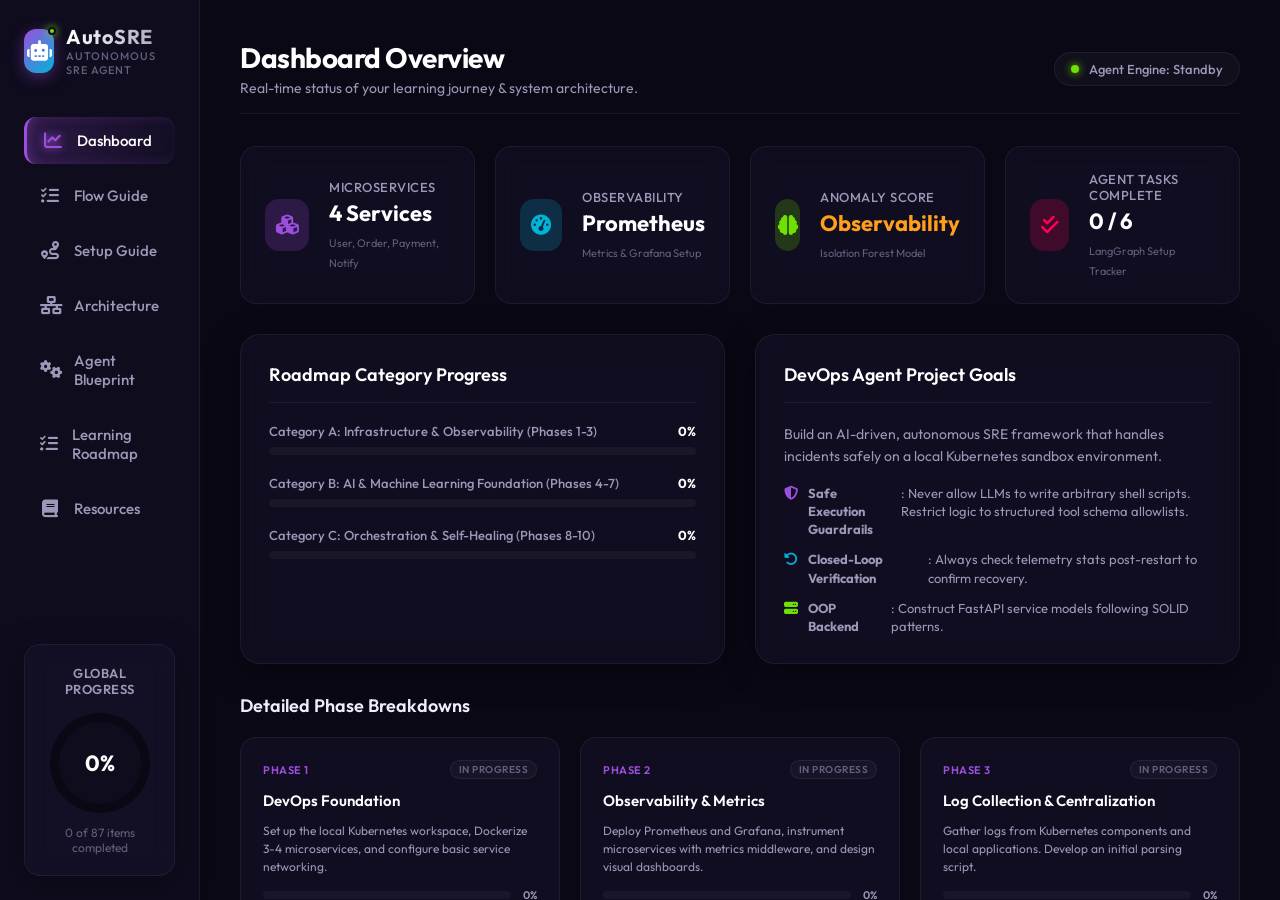
<file: Autonomous Devops Engineer/index.html>
<!DOCTYPE html>
<html lang="en">
<head>
    <meta charset="UTF-8">
    <meta name="viewport" content="width=device-width, initial-scale=1.0">
    <title>Autonomous DevOps Engineer — Architecture & Learning Roadmap</title>
    <!-- Google Fonts -->
    <link rel="preconnect" href="https://fonts.googleapis.com">
    <link rel="preconnect" href="https://fonts.gstatic.com" crossorigin>
    <link href="https://fonts.googleapis.com/css2?family=Fira+Code:wght@400;500&family=Outfit:wght@300;400;500;600;700&display=swap" rel="stylesheet">
    <!-- FontAwesome for Icons -->
    <link rel="stylesheet" href="https://cdnjs.cloudflare.com/ajax/libs/font-awesome/6.4.0/css/all.min.css">
    <!-- Main Style Sheet -->
    <link rel="stylesheet" href="style.css">
</head>
<body>
    <div class="app-container">
        <!-- Sidebar Navigation -->
        <aside class="sidebar">
            <div class="sidebar-header">
                <div class="logo-container">
                    <div class="logo-icon">
                        <i class="fa-solid fa-robot"></i>
                        <span class="pulse-dot"></span>
                    </div>
                    <div class="logo-text">
                        <h1>AutoSRE</h1>
                        <p>Autonomous SRE Agent</p>
                    </div>
                </div>
            </div>
            
            <nav class="sidebar-nav">
                <button class="nav-btn active" data-tab="dashboard" id="nav-dashboard">
                    <i class="fa-solid fa-chart-line"></i>
                    <span>Dashboard</span>
                </button>
                <button class="nav-btn" data-tab="flow-guide" id="nav-flow-guide">
                    <i class="fa-solid fa-list-check"></i>
                    <span>Flow Guide</span>
                </button>
                <button class="nav-btn" data-tab="setup-guide" id="nav-setup-guide">
                    <i class="fa-solid fa-route"></i>
                    <span>Setup Guide</span>
                </button>
                <button class="nav-btn" data-tab="architecture" id="nav-architecture">
                    <i class="fa-solid fa-network-wired"></i>
                    <span>Architecture</span>
                </button>
                <button class="nav-btn" data-tab="agent-blueprint" id="nav-agent-blueprint">
                    <i class="fa-solid fa-gears"></i>
                    <span>Agent Blueprint</span>
                </button>
                <button class="nav-btn" data-tab="checklists" id="nav-checklists">
                    <i class="fa-solid fa-tasks"></i>
                    <span>Learning Roadmap</span>
                </button>
                <button class="nav-btn" data-tab="resources" id="nav-resources">
                    <i class="fa-solid fa-book"></i>
                    <span>Resources</span>
                </button>
            </nav>

            <!-- Sidebar Progress Card -->
            <div class="progress-card">
                <h3>Global Progress</h3>
                <div class="progress-radial-container">
                    <div class="progress-radial" id="global-progress-radial">
                        <div class="progress-radial-inner">
                            <span id="global-progress-percent">0%</span>
                        </div>
                    </div>
                </div>
                <p class="progress-caption"><span id="completed-tasks-count">0</span> of <span id="total-tasks-count">0</span> items completed</p>
            </div>
        </aside>

        <!-- Main Content Area -->
        <main class="main-content">
            <header class="main-header">
                <div class="header-title">
                    <h2 id="current-tab-title">Dashboard Overview</h2>
                    <p id="current-tab-subtitle">Real-time status of your learning journey & system architecture.</p>
                </div>
                <div class="header-actions">
                    <div class="system-status">
                        <span class="status-indicator online"></span>
                        <span>Agent Engine: Standby</span>
                    </div>
                </div>
            </header>

            <!-- Content Panels -->
            
            <!-- Dashboard Panel -->
            <div class="content-panel active" id="tab-dashboard">
                <!-- Stat Cards -->
                <div class="stats-grid">
                    <div class="stat-card">
                        <div class="stat-icon purple"><i class="fa-solid fa-cubes"></i></div>
                        <div class="stat-info">
                            <h3>Microservices</h3>
                            <p class="stat-value">4 Services</p>
                            <span class="stat-desc">User, Order, Payment, Notify</span>
                        </div>
                    </div>
                    <div class="stat-card">
                        <div class="stat-icon blue"><i class="fa-solid fa-gauge-high"></i></div>
                        <div class="stat-info">
                            <h3>Observability</h3>
                            <p class="stat-value">Prometheus</p>
                            <span class="stat-desc">Metrics & Grafana Setup</span>
                        </div>
                    </div>
                    <div class="stat-card">
                        <div class="stat-icon green"><i class="fa-solid fa-brain"></i></div>
                        <div class="stat-info">
                            <h3>Anomaly Score</h3>
                            <p class="stat-value" id="dashboard-anomaly-score">Normal</p>
                            <span class="stat-desc">Isolation Forest Model</span>
                        </div>
                    </div>
                    <div class="stat-card">
                        <div class="stat-icon red"><i class="fa-solid fa-check-double"></i></div>
                        <div class="stat-info">
                            <h3>Agent Tasks Complete</h3>
                            <p class="stat-value" id="dashboard-resolved-count">0 / 6</p>
                            <span class="stat-desc">LangGraph Setup Tracker</span>
                        </div>
                    </div>
                </div>

                <!-- Middle Grid: Phase Overview & Project Description -->
                <div class="dashboard-grid">
                    <!-- Phase Categories Card -->
                    <div class="dashboard-card phase-overview-card">
                        <div class="card-header">
                            <h3>Roadmap Category Progress</h3>
                        </div>
                        <div class="category-progress-list">
                            <div class="category-progress-item">
                                <div class="category-meta">
                                    <span>Category A: Infrastructure & Observability (Phases 1-3)</span>
                                    <span class="category-percentage" id="cat-a-percent">0%</span>
                                </div>
                                <div class="progress-bar-container">
                                    <div class="progress-bar purple-bar" id="cat-a-bar" style="width: 0%"></div>
                                </div>
                            </div>
                            <div class="category-progress-item">
                                <div class="category-meta">
                                    <span>Category B: AI & Machine Learning Foundation (Phases 4-7)</span>
                                    <span class="category-percentage" id="cat-b-percent">0%</span>
                                </div>
                                <div class="progress-bar-container">
                                    <div class="progress-bar blue-bar" id="cat-b-bar" style="width: 0%"></div>
                                </div>
                            </div>
                            <div class="category-progress-item">
                                <div class="category-meta">
                                    <span>Category C: Orchestration & Self-Healing (Phases 8-10)</span>
                                    <span class="category-percentage" id="cat-c-percent">0%</span>
                                </div>
                                <div class="progress-bar-container">
                                    <div class="progress-bar green-bar" id="cat-c-bar" style="width: 0%"></div>
                                </div>
                            </div>
                        </div>
                    </div>

                    <!-- Project Overview Card -->
                    <div class="dashboard-card project-summary-card">
                        <div class="card-header">
                            <h3>DevOps Agent Project Goals</h3>
                        </div>
                        <div class="project-summary-content">
                            <p>Build an AI-driven, autonomous SRE framework that handles incidents safely on a local Kubernetes sandbox environment.</p>
                            <ul class="goals-bullet-list">
                                <li><i class="fa-solid fa-shield-halved purple-text"></i> <strong>Safe Execution Guardrails</strong>: Never allow LLMs to write arbitrary shell scripts. Restrict logic to structured tool schema allowlists.</li>
                                <li><i class="fa-solid fa-rotate-left blue-text"></i> <strong>Closed-Loop Verification</strong>: Always check telemetry stats post-restart to confirm recovery.</li>
                                <li><i class="fa-solid fa-server green-text"></i> <strong>OOP Backend</strong>: Construct FastAPI service models following SOLID patterns.</li>
                            </ul>
                        </div>
                    </div>
                </div>

                <!-- Phase Cards Grid -->
                <div class="phase-cards-container">
                    <div class="section-title">
                        <h3>Detailed Phase Breakdowns</h3>
                    </div>
                    <div class="phase-cards-grid" id="dashboard-phase-cards">
                        <!-- Populated by JavaScript -->
                    </div>
                </div>
            </div>

            <!-- Flow Guide Panel -->
            <div class="content-panel" id="tab-flow-guide">
                <div class="setup-guide-header">
                    <h3>Complete Step-by-Step Implementation Checklist</h3>
                    <p>Chronological step-by-step master checklist. Expand each phase to view required tools, config scripts, and validation checkpoints.</p>
                </div>
                <div class="phases-accordion" id="flow-guide-accordion-container">
                    <!-- Populated dynamically by app_v5.js -->
                </div>
            </div>

            <!-- Setup Guide Panel -->
            <div class="content-panel" id="tab-setup-guide">
                <div class="setup-guide-header">
                    <h3>Chronological Project Construction Timeline</h3>
                    <p>Execute these 12 steps in sequence to construct your complete DevOps self-healing loop, resolving database, core app, monitoring, and machine learning model dependencies step-by-step.</p>
                </div>
                <div class="timeline-wrapper">
                    <div class="timeline-line"></div>
                    <div class="timeline-container" id="setup-timeline-container">
                        <!-- Populated dynamically by app_v5.js -->
                    </div>
                </div>
            </div>

            <!-- Architecture Panel -->
            <div class="content-panel" id="tab-architecture">
                <div class="architecture-layout">
                    <!-- Right Sidebar details pane -->
                    <div class="architecture-info-pane" id="architecture-detail-pane">
                        <h3>System Component Explorer</h3>
                        <p class="instruction-text">Click on any component in the diagram to inspect its role, interfaces, data contracts, and implementation guidelines.</p>
                        <div class="details-content hidden" id="architecture-details">
                            <h4 id="detail-title">Component Name</h4>
                            <div class="badge" id="detail-badge">Category</div>
                            <p class="detail-description" id="detail-desc">Details go here...</p>
                            <div class="detail-section">
                                <h5>Input Contract:</h5>
                                <code id="detail-input">JSON/Metrics</code>
                            </div>
                            <div class="detail-section">
                                <h5>Output Contract:</h5>
                                <code id="detail-output">Actions</code>
                            </div>
                            <div class="detail-section">
                                <h5>Key Files:</h5>
                                <ul id="detail-files">
                                    <li>file.py</li>
                                </ul>
                            </div>
                        </div>
                    </div>

                    <!-- Left Diagram Area -->
                    <div class="architecture-diagram-pane">
                        <div class="diagram-controls">
                            <span>Interactive Architecture Topology</span>
                            <span class="help-label"><i class="fa-solid fa-circle-info"></i> Click nodes to inspect</span>
                        </div>
                        <div class="svg-diagram-wrapper">
                            <div class="interactive-diagram">
                                <!-- Developer / User -->
                                <div class="diagram-layer user-layer">
                                    <div class="node user-node" data-node="developer">
                                        <i class="fa-solid fa-laptop-code"></i>
                                        <span>Developer Interface</span>
                                    </div>
                                </div>

                                <div class="flow-arrow vertical-down"></div>

                                <!-- Frontend / React Dashboard -->
                                <div class="diagram-layer web-layer">
                                    <div class="node dashboard-node" data-node="dashboard">
                                        <i class="fa-solid fa-cubes-stacked"></i>
                                        <span>React SRE Dashboard</span>
                                    </div>
                                </div>

                                <div class="flow-arrow vertical-down"></div>

                                <!-- Backend / FastAPI API Gateway -->
                                <div class="diagram-layer api-layer">
                                    <div class="node backend-node" data-node="backend">
                                        <i class="fa-solid fa-server"></i>
                                        <span>FastAPI OOP Backend</span>
                                    </div>
                                </div>

                                <div class="flow-arrow vertical-down"></div>

                                <!-- LangGraph AI Agent Layer -->
                                <div class="diagram-layer agent-layer">
                                    <div class="node langgraph-node" data-node="agent">
                                        <i class="fa-solid fa-robot"></i>
                                        <span>LangGraph Agent Layer</span>
                                    </div>
                                </div>

                                <div class="flow-split-container">
                                    <div class="flow-split-arrow left"></div>
                                    <div class="flow-split-arrow center"></div>
                                    <div class="flow-split-arrow right"></div>
                                </div>

                                <!-- The 3 Core Diagnostic Brains -->
                                <div class="diagram-layer brains-layer">
                                    <div class="node brain-node" data-node="ml">
                                        <i class="fa-solid fa-square-poll-vertical"></i>
                                        <span>ML Anomaly Detector</span>
                                    </div>
                                    <div class="node brain-node" data-node="rag">
                                        <i class="fa-solid fa-book-open"></i>
                                        <span>RAG Runbook DB</span>
                                    </div>
                                    <div class="node brain-node" data-node="llm">
                                        <i class="fa-solid fa-brain"></i>
                                        <span>LLM Reasoner</span>
                                    </div>
                                </div>

                                <div class="flow-split-container inverted">
                                    <div class="flow-split-arrow left inverted"></div>
                                    <div class="flow-split-arrow center inverted"></div>
                                    <div class="flow-split-arrow right inverted"></div>
                                </div>

                                <!-- Decision, Policy & Executor Loop -->
                                <div class="diagram-layer decision-layer">
                                    <div class="node rca-node" data-node="rca">
                                        <i class="fa-solid fa-magnifying-glass-chart"></i>
                                        <span>Root Cause Analyzer</span>
                                    </div>
                                    <div class="node policy-node" data-node="policy">
                                        <i class="fa-solid fa-shield-halved"></i>
                                        <span>Policy Validator</span>
                                    </div>
                                    <div class="node executor-node" data-node="executor">
                                        <i class="fa-solid fa-screwdriver-wrench"></i>
                                        <span>Tool Executor</span>
                                    </div>
                                </div>

                                <div class="flow-arrow vertical-down"></div>

                                <!-- Infrastructure Core Layer -->
                                <div class="diagram-layer infra-layer">
                                    <div class="node infra-node" data-node="kubernetes">
                                        <i class="fa-solid fa-dharmachakra"></i>
                                        <span>Kubernetes Cluster</span>
                                    </div>
                                </div>
                            </div>
                        </div>
                    </div>
                </div>
            </div>

            <!-- Agent Blueprint Panel -->
            <div class="content-panel" id="tab-agent-blueprint">
                <div class="agent-blueprint-layout">
                    <!-- Left: Interactive Graph -->
                    <div class="agent-graph-card">
                        <div class="agent-card-header">
                            <h3>SRE Agent LangGraph Logic</h3>
                            <span class="help-label"><i class="fa-solid fa-circle-info"></i> Click nodes to view code blueprints</span>
                        </div>
                        
                        <div class="agent-flow-graph">
                            <!-- Visual Vertical Graph Node Loop -->
                            <div class="graph-node active" data-agent-node="entry">
                                <div class="node-icon"><i class="fa-solid fa-play"></i></div>
                                <div class="node-content">
                                    <h4>1. Incident Entry Node</h4>
                                    <p>Receives Prometheus alerts & initializes state context.</p>
                                </div>
                            </div>
                            
                            <div class="graph-connector-line"></div>
                            
                            <div class="graph-node" data-agent-node="scraper">
                                <div class="node-icon"><i class="fa-solid fa-magnifying-glass"></i></div>
                                <div class="node-content">
                                    <h4>2. Telemetry Scraper Node</h4>
                                    <p>Invokes tools to gather pod statuses, event lists, and logs.</p>
                                </div>
                            </div>
                            
                            <div class="graph-connector-line"></div>
                            
                            <div class="graph-node" data-agent-node="rag_search">
                                <div class="node-icon"><i class="fa-solid fa-book-open"></i></div>
                                <div class="node-content">
                                    <h4>3. RAG Query Node</h4>
                                    <p>Performs similarity search on historic runbook databases.</p>
                                </div>
                            </div>
                            
                            <div class="graph-connector-line"></div>
                            
                            <div class="graph-node" data-agent-node="llm_diagnose">
                                <div class="node-icon"><i class="fa-solid fa-brain"></i></div>
                                <div class="node-content">
                                    <h4>4. LLM Diagnostic Reasoner</h4>
                                    <p>Generates root cause analysis and proposes fixes.</p>
                                </div>
                            </div>
                            
                            <div class="graph-connector-line"></div>
                            
                            <div class="graph-node" data-agent-node="policy_gate">
                                <div class="node-icon"><i class="fa-solid fa-shield-halved"></i></div>
                                <div class="node-content">
                                    <h4>5. Policy Gatekeeper Node</h4>
                                    <p>Checks actions against strict, allowlisted security rules.</p>
                                </div>
                            </div>
                            
                            <div class="graph-connector-line"></div>
                            
                            <div class="graph-node" data-agent-node="action_exec">
                                <div class="node-icon"><i class="fa-solid fa-screwdriver-wrench"></i></div>
                                <div class="node-content">
                                    <h4>6. Tool Executor Node</h4>
                                    <p>Modifies cluster state (restarts, scales, rollbacks).</p>
                                </div>
                            </div>
                            
                            <div class="graph-connector-line"></div>
                            
                            <div class="graph-node" data-agent-node="verifier">
                                <div class="node-icon"><i class="fa-solid fa-square-check"></i></div>
                                <div class="node-content">
                                    <h4>7. Verification Loop Node</h4>
                                    <p>Monitors recovery metrics or routes back to diagnostics.</p>
                                </div>
                            </div>
                        </div>
                    </div>

                    <!-- Right: Technical blueprint specs -->
                    <div class="agent-spec-card">
                        <div class="spec-header">
                            <h4 id="agent-spec-title">State Schema Definition</h4>
                            <span class="badge" id="agent-spec-badge">Configuration</span>
                        </div>
                        
                        <p class="spec-desc" id="agent-spec-desc">Click nodes on the left to see the specific Python code template and data contract for each step of the agent workflow.</p>
                        
                        <div class="spec-code-block">
                            <div class="code-header">
                                <span id="agent-code-filename">state.py</span>
                                <button class="copy-btn" id="agent-spec-copy-btn"><i class="fa-regular fa-copy"></i></button>
                            </div>
                            <pre><code id="agent-spec-code"># Click a node to load Python specifications...</code></pre>
                        </div>

                        <!-- Sub checklist for agent setup -->
                        <div class="agent-checklist-section">
                            <h5>Agent Task Checklist</h5>
                            <p class="checklist-subtext">Implement these step-by-step tasks to construct the agent engine:</p>
                            <div class="agent-sub-checklist" id="agent-tasks-container">
                                <!-- Populated dynamically by app.js -->
                            </div>
                        </div>
                    </div>
                </div>
            </div>

            <!-- Checklists Panel -->
            <div class="content-panel" id="tab-checklists">
                <div class="checklists-control-bar">
                    <div class="filter-group">
                        <button class="filter-btn active" data-filter="all">All Phases</button>
                        <button class="filter-btn" data-filter="cat-a">Infrastructure & Observability</button>
                        <button class="filter-btn" data-filter="cat-b">AI & ML Foundation</button>
                        <button class="filter-btn" data-filter="cat-c">Orchestration & Production</button>
                    </div>
                    <div class="completion-summary">
                        <span>Completion:</span>
                        <strong id="checklist-completion-txt">0/30 (0%)</strong>
                    </div>
                </div>

                <div class="phases-accordion" id="phases-accordion-container">
                    <!-- Populated dynamically by JavaScript -->
                </div>
            </div>

            <!-- Resources Panel -->
            <div class="content-panel" id="tab-resources">
                <div class="resources-grid">
                    <div class="resources-main">
                        <div class="dashboard-card">
                            <h3>Key Technology Documentation & Quick References</h3>
                            
                            <div class="resource-block">
                                <h4><i class="fa-brands fa-docker purple-text"></i> Phase 1: Docker Commands</h4>
                                <p>Common commands for packaging and running your DevOps microservices locally.</p>
                                <pre><code># Build microservice container
docker build -t payment-service:v1.0 ./src/microservices/payment-service

# Run with environment configs
docker run -d --name payment -p 8000:8000 -e DB_HOST=postgres payment-service:v1.0</code></pre>
                            </div>

                            <div class="resource-block">
                                <h4><i class="fa-solid fa-dharmachakra blue-text"></i> Phase 1-2: Kubernetes Commands</h4>
                                <p>Essential commands for managing your local cluster namespace and inspecting stats.</p>
                                <pre><code># Create namespace
kubectl create namespace production

# List all pods and resources
kubectl get all -n production

# Tail payment service logs
kubectl logs -f -l app=payment-service -n production

# View pod details
kubectl describe pod payment-service-xxx -n production</code></pre>
                            </div>

                            <div class="resource-block">
                                <h4><i class="fa-solid fa-magnifying-glass-chart green-text"></i> Phase 4: Anomaly Detection (Isolation Forest)</h4>
                                <p>Basic Python template for loading dataset features and running predictions.</p>
                                <pre><code>from sklearn.ensemble import IsolationForest
import numpy as np

# Features: [CPU_Rate, Memory_Rate, Error_Frequency_per_Min]
X_train = np.array([[30, 45, 0], [45, 52, 1], [25, 40, 0], [92, 88, 450]]) # Sample normal + anomaly

# Train model
detector = IsolationForest(contamination=0.1, random_state=42)
detector.fit(X_train)

# Predict: -1 for anomaly, 1 for normal
prediction = detector.predict([[95, 91, 510]])
print("Anomaly Detected!" if prediction[0] == -1 else "System Normal")</code></pre>
                            </div>

                            <div class="resource-block">
                                <h4><i class="fa-solid fa-robot orange-text"></i> Phase 8: LangGraph Agent Schema</h4>
                                <p>Structure of states used in agent decision chains.</p>
                                <pre><code>from typing import TypedDict, List

class SREAgentState(TypedDict):
    incident_id: str
    target_service: str
    current_metrics: dict
    logs: List[str]
    rag_runbooks: List[str]
    diagnosis: str
    proposed_actions: List[dict]
    actions_executed: List[dict]
    verification_metrics: dict
    status: str</code></pre>
                            </div>
                        </div>
                    </div>

                    <div class="resources-sidebar">
                        <div class="dashboard-card">
                            <h3>Learning Resources</h3>
                            <ul class="resource-links-list">
                                <li>
                                    <a href="https://kubernetes.io/docs/home/" target="_blank">
                                        <i class="fa-solid fa-external-link"></i> Kubernetes Official Docs
                                    </a>
                                </li>
                                <li>
                                    <a href="https://prometheus.io/docs/introduction/overview/" target="_blank">
                                        <i class="fa-solid fa-external-link"></i> Prometheus Observability
                                    </a>
                                </li>
                                <li>
                                    <a href="https://fastapi.tiangolo.com/" target="_blank">
                                        <i class="fa-solid fa-external-link"></i> FastAPI Framework Reference
                                    </a>
                                </li>
                                <li>
                                    <a href="https://langchain-ai.github.io/langgraph/" target="_blank">
                                        <i class="fa-solid fa-external-link"></i> LangGraph Documentation
                                    </a>
                                </li>
                                <li>
                                    <a href="https://scikit-learn.org/stable/modules/generated/sklearn.ensemble.IsolationForest.html" target="_blank">
                                        <i class="fa-solid fa-external-link"></i> scikit-learn Isolation Forest
                                    </a>
                                </li>
                            </ul>
                        </div>

                        <div class="dashboard-card glossary-card">
                            <h3>Glossary</h3>
                            <dl class="glossary-list">
                                <dt>BGL Log Dataset</dt>
                                <dd>BlueGene/L supercomputer log file used to test log parsing and pattern analysis anomaly models.</dd>
                                
                                <dt>RAG (Retrieval-Augmented Generation)</dt>
                                <dd>AI architecture retrieving domain-specific runbooks to contextually aid the LLM resolver.</dd>
                                
                                <dt>Self-Healing Loop</dt>
                                <dd>A continuous observe-analyze-act-verify controller cycle standard in autonomous SRE architectures.</dd>
                            </dl>
                        </div>
                    </div>
                </div>
            </div>
        </main>
    </div>

    <!-- Application Script -->
    <script src="app_v6.js" defer></script>
</body>
</html>
</file>
<file: Autonomous Devops Engineer/style.css>
/* ==========================================================================
   Autonomous DevOps SRE Dashboard Stylesheet
   ========================================================================== */

/* Design System Variables */
:root {
    --bg-main: #0a0814;
    --bg-sidebar: #0f0c1e;
    --bg-card: rgba(25, 20, 48, 0.45);
    --border-glow: rgba(157, 78, 221, 0.15);
    --border-color: rgba(255, 255, 255, 0.06);
    --border-highlight: rgba(255, 255, 255, 0.12);
    
    --text-primary: #f1ecfc;
    --text-secondary: #9e97b8;
    --text-muted: #645f7c;

    /* Theme Colors (Neon Accents) */
    --purple: #9d4edd;
    --purple-light: rgba(157, 78, 221, 0.2);
    --purple-glow: rgba(157, 78, 221, 0.4);
    
    --blue: #00b4d8;
    --blue-light: rgba(0, 180, 216, 0.2);
    --blue-glow: rgba(0, 180, 216, 0.4);
    
    --green: #70e000;
    --green-light: rgba(112, 224, 0, 0.2);
    --green-glow: rgba(112, 224, 0, 0.4);
    
    --orange: #ff9f1c;
    --orange-light: rgba(255, 159, 28, 0.2);
    
    --red: #ff0054;
    --red-light: rgba(255, 0, 84, 0.2);
    --red-glow: rgba(255, 0, 84, 0.5);

    /* Fonts & Transitions */
    --font-sans: 'Outfit', sans-serif;
    --font-mono: 'Fira Code', monospace;
    --transition-fast: all 0.2s cubic-bezier(0.4, 0, 0.2, 1);
    --transition-slow: all 0.4s cubic-bezier(0.4, 0, 0.2, 1);
    --shadow-main: 0 8px 32px 0 rgba(0, 0, 0, 0.37);
}

/* Reset and Base Styles */
* {
    margin: 0;
    padding: 0;
    box-sizing: border-box;
}

body {
    background-color: var(--bg-main);
    color: var(--text-primary);
    font-family: var(--font-sans);
    min-height: 100vh;
    overflow-x: hidden;
}

/* Custom Scrollbar */
::-webkit-scrollbar {
    width: 6px;
    height: 6px;
}
::-webkit-scrollbar-track {
    background: var(--bg-main);
}
::-webkit-scrollbar-thumb {
    background: var(--text-muted);
    border-radius: 4px;
}
::-webkit-scrollbar-thumb:hover {
    background: var(--text-secondary);
}

/* App Container Layout */
.app-container {
    display: flex;
    min-height: 100vh;
}

/* Sidebar Navigation */
.sidebar {
    width: 280px;
    background-color: var(--bg-sidebar);
    border-right: 1px solid var(--border-color);
    display: flex;
    flex-direction: column;
    padding: 24px;
    position: sticky;
    top: 0;
    height: 100vh;
    z-index: 10;
}

.sidebar-header {
    margin-bottom: 40px;
}

.logo-container {
    display: flex;
    align-items: center;
    gap: 12px;
}

.logo-icon {
    width: 44px;
    height: 44px;
    background: linear-gradient(135deg, var(--purple), var(--blue));
    border-radius: 12px;
    display: flex;
    align-items: center;
    justify-content: center;
    font-size: 20px;
    position: relative;
    box-shadow: 0 4px 15px var(--purple-glow);
}

.logo-icon i {
    color: #fff;
}

.pulse-dot {
    position: absolute;
    width: 8px;
    height: 8px;
    background-color: var(--green);
    border-radius: 50%;
    top: -2px;
    right: -2px;
    border: 2px solid var(--bg-sidebar);
    box-shadow: 0 0 8px var(--green);
    animation: status-pulse 2s infinite;
}

.logo-text h1 {
    font-size: 20px;
    font-weight: 700;
    letter-spacing: 0.5px;
    background: linear-gradient(to right, #fff, var(--text-secondary));
    -webkit-background-clip: text;
    -webkit-text-fill-color: transparent;
}

.logo-text p {
    font-size: 11px;
    color: var(--text-muted);
    font-weight: 500;
    text-transform: uppercase;
    letter-spacing: 1px;
}

.sidebar-nav {
    display: flex;
    flex-direction: column;
    gap: 8px;
    flex-grow: 1;
}

.nav-btn {
    background: none;
    border: none;
    padding: 14px 16px;
    border-radius: 12px;
    color: var(--text-secondary);
    font-family: var(--font-sans);
    font-size: 15px;
    font-weight: 500;
    display: flex;
    align-items: center;
    gap: 14px;
    cursor: pointer;
    text-align: left;
    transition: var(--transition-fast);
}

.nav-btn i {
    font-size: 18px;
    width: 20px;
    text-align: center;
    transition: var(--transition-fast);
}

.nav-btn:hover {
    color: var(--text-primary);
    background-color: rgba(255, 255, 255, 0.03);
}

.nav-btn.active {
    color: #fff;
    background: linear-gradient(90deg, var(--purple-light), rgba(157, 78, 221, 0.03));
    border-left: 3px solid var(--purple);
    box-shadow: inset 5px 0 15px -5px var(--purple-glow);
}

.nav-btn.active i {
    color: var(--purple);
    text-shadow: 0 0 8px var(--purple);
}

/* Sidebar Global Progress Card */
.progress-card {
    background: var(--bg-card);
    border: 1px solid var(--border-color);
    border-radius: 16px;
    padding: 20px;
    margin-top: auto;
    text-align: center;
    backdrop-filter: blur(12px);
    box-shadow: var(--shadow-main);
}

.progress-card h3 {
    font-size: 13px;
    font-weight: 600;
    text-transform: uppercase;
    letter-spacing: 0.5px;
    color: var(--text-secondary);
    margin-bottom: 16px;
}

.progress-radial-container {
    display: flex;
    justify-content: center;
    margin-bottom: 12px;
}

.progress-radial {
    width: 100px;
    height: 100px;
    border-radius: 50%;
    background: conic-gradient(var(--purple) 0%, var(--bg-main) 0%);
    display: flex;
    align-items: center;
    justify-content: center;
    transition: var(--transition-slow);
}

.progress-radial-inner {
    width: 82px;
    height: 82px;
    border-radius: 50%;
    background-color: var(--bg-sidebar);
    display: flex;
    align-items: center;
    justify-content: center;
}

.progress-radial-inner span {
    font-size: 22px;
    font-weight: 700;
    color: #fff;
}

.progress-caption {
    font-size: 12px;
    color: var(--text-muted);
}

/* Main Content Area */
.main-content {
    flex-grow: 1;
    padding: 40px;
    display: flex;
    flex-direction: column;
    max-height: 100vh;
    overflow-y: auto;
}

.main-header {
    display: flex;
    justify-content: space-between;
    align-items: center;
    margin-bottom: 32px;
    padding-bottom: 16px;
    border-bottom: 1px solid var(--border-color);
}

.header-title h2 {
    font-size: 28px;
    font-weight: 700;
    color: #fff;
    letter-spacing: -0.5px;
}

.header-title p {
    font-size: 14px;
    color: var(--text-secondary);
    margin-top: 4px;
}

.system-status {
    display: flex;
    align-items: center;
    gap: 10px;
    background-color: rgba(255, 255, 255, 0.03);
    padding: 8px 16px;
    border-radius: 20px;
    border: 1px solid var(--border-color);
    font-size: 13px;
    font-weight: 500;
    color: var(--text-secondary);
}

.status-indicator {
    width: 8px;
    height: 8px;
    border-radius: 50%;
}

.status-indicator.online {
    background-color: var(--green);
    box-shadow: 0 0 8px var(--green);
}

/* Content Panels */
.content-panel {
    display: none;
    animation: fadeIn 0.4s ease;
    flex-grow: 1;
}

.content-panel.active {
    display: block;
}

/* Stat Cards */
.stats-grid {
    display: grid;
    grid-template-columns: repeat(auto-fit, minmax(220px, 1fr));
    gap: 20px;
    margin-bottom: 30px;
}

.stat-card {
    background: var(--bg-card);
    border: 1px solid var(--border-color);
    border-radius: 16px;
    padding: 24px;
    display: flex;
    align-items: center;
    gap: 20px;
    backdrop-filter: blur(12px);
    transition: var(--transition-fast);
}

.stat-card:hover {
    border-color: var(--border-glow);
    transform: translateY(-2px);
    box-shadow: 0 10px 20px rgba(0,0,0,0.2);
}

.stat-icon {
    width: 52px;
    height: 52px;
    border-radius: 14px;
    display: flex;
    align-items: center;
    justify-content: center;
    font-size: 20px;
}

.stat-icon.purple { background-color: var(--purple-light); color: var(--purple); }
.stat-icon.blue { background-color: var(--blue-light); color: var(--blue); }
.stat-icon.green { background-color: var(--green-light); color: var(--green); }
.stat-icon.red { background-color: var(--red-light); color: var(--red); }

.stat-info h3 {
    font-size: 13px;
    font-weight: 500;
    color: var(--text-secondary);
    text-transform: uppercase;
    letter-spacing: 0.5px;
}

.stat-value {
    font-size: 22px;
    font-weight: 700;
    color: #fff;
    margin: 4px 0;
}

.stat-desc {
    font-size: 11px;
    color: var(--text-muted);
}

/* Dashboard Grid Middle Section */
.dashboard-grid {
    display: grid;
    grid-template-columns: 1fr 1fr;
    gap: 30px;
    margin-bottom: 30px;
}

.dashboard-card {
    background: var(--bg-card);
    border: 1px solid var(--border-color);
    border-radius: 20px;
    padding: 28px;
    backdrop-filter: blur(12px);
    box-shadow: var(--shadow-main);
}

.card-header {
    border-bottom: 1px solid var(--border-color);
    padding-bottom: 16px;
    margin-bottom: 20px;
}

.card-header h3 {
    font-size: 18px;
    font-weight: 600;
    color: #fff;
}

/* Category Progress Bars */
.category-progress-list {
    display: flex;
    flex-direction: column;
    gap: 20px;
}

.category-progress-item {
    display: flex;
    flex-direction: column;
    gap: 8px;
}

.category-meta {
    display: flex;
    justify-content: space-between;
    font-size: 13px;
    font-weight: 500;
    color: var(--text-secondary);
}

.category-percentage {
    font-weight: 700;
    color: #fff;
}

.progress-bar-container {
    width: 100%;
    height: 8px;
    background-color: rgba(255, 255, 255, 0.04);
    border-radius: 4px;
    overflow: hidden;
}

.progress-bar {
    height: 100%;
    width: 0%;
    border-radius: 4px;
    transition: width 0.8s cubic-bezier(0.4, 0, 0.2, 1);
}

.progress-bar.purple-bar { background: linear-gradient(90deg, var(--purple), #c77dff); }
.progress-bar.blue-bar { background: linear-gradient(90deg, var(--blue), #90e0ef); }
.progress-bar.green-bar { background: linear-gradient(90deg, var(--green), #b5e2fa); }
.progress-bar.red-bar { background: linear-gradient(90deg, var(--red), #ff7096); }

/* Project Summary Card info */
.project-summary-content p {
    font-size: 14px;
    color: var(--text-secondary);
    line-height: 1.6;
    margin-bottom: 16px;
}

.goals-bullet-list {
    list-style: none;
    display: flex;
    flex-direction: column;
    gap: 12px;
}

.goals-bullet-list li {
    font-size: 13px;
    color: var(--text-secondary);
    display: flex;
    align-items: flex-start;
    gap: 10px;
    line-height: 1.4;
}

.goals-bullet-list li i {
    font-size: 14px;
    margin-top: 2px;
    flex-shrink: 0;
}

/* Phase Cards Grid on Dashboard */
.section-title {
    margin-bottom: 20px;
}

.section-title h3 {
    font-size: 18px;
    font-weight: 600;
}

.phase-cards-grid {
    display: grid;
    grid-template-columns: repeat(auto-fit, minmax(280px, 1fr));
    gap: 20px;
}

.dashboard-phase-card {
    background: var(--bg-card);
    border: 1px solid var(--border-color);
    border-radius: 16px;
    padding: 22px;
    display: flex;
    flex-direction: column;
    gap: 12px;
    cursor: pointer;
    transition: var(--transition-fast);
}

.dashboard-phase-card:hover {
    border-color: var(--purple);
    transform: translateY(-3px);
}

.phase-card-header {
    display: flex;
    justify-content: space-between;
    align-items: center;
}

.phase-card-header span {
    font-size: 11px;
    font-weight: 600;
    color: var(--purple);
    text-transform: uppercase;
    letter-spacing: 0.5px;
}

.phase-card-header .phase-status-badge {
    background-color: rgba(255,255,255,0.03);
    border: 1px solid var(--border-color);
    padding: 2px 8px;
    border-radius: 10px;
    font-size: 10px;
    color: var(--text-muted);
}

.phase-card-header.complete .phase-status-badge {
    border-color: var(--green);
    color: var(--green);
    background-color: var(--green-light);
}

.dashboard-phase-card h4 {
    font-size: 15px;
    font-weight: 600;
    color: #fff;
}

.dashboard-phase-card p {
    font-size: 12px;
    color: var(--text-secondary);
    line-height: 1.5;
    flex-grow: 1;
}

.phase-card-progress {
    display: flex;
    align-items: center;
    gap: 12px;
    font-size: 11px;
    font-weight: 600;
    color: var(--text-secondary);
}

/* Timeline Layout for Setup Guide */
.setup-guide-header {
    margin-bottom: 30px;
}

.setup-guide-header h3 {
    font-size: 22px;
    font-weight: 700;
    color: #fff;
}

.setup-guide-header p {
    font-size: 14px;
    color: var(--text-secondary);
    margin-top: 6px;
    line-height: 1.5;
}

.timeline-wrapper {
    position: relative;
    padding: 20px 0;
    margin-top: 20px;
}

.timeline-line {
    position: absolute;
    left: 40px;
    top: 0;
    bottom: 0;
    width: 2px;
    background: linear-gradient(to bottom, var(--purple), var(--blue), var(--green));
    opacity: 0.25;
}

.timeline-container {
    display: flex;
    flex-direction: column;
    gap: 30px;
    position: relative;
}

.timeline-step-card {
    display: grid;
    grid-template-columns: 80px 1fr;
    align-items: start;
    position: relative;
}

.timeline-left {
    display: flex;
    justify-content: center;
    align-items: center;
    position: relative;
    z-index: 2;
    padding-top: 14px;
}

.timeline-dot {
    width: 36px;
    height: 36px;
    border-radius: 50%;
    background-color: var(--bg-sidebar);
    border: 2px solid var(--text-muted);
    display: flex;
    align-items: center;
    justify-content: center;
    font-weight: 700;
    font-size: 13px;
    color: var(--text-secondary);
    transition: var(--transition-fast);
    box-shadow: var(--shadow-main);
}

.timeline-step-card.checked .timeline-dot {
    background-color: var(--green);
    border-color: var(--green);
    color: #000;
    box-shadow: 0 0 12px var(--green);
}

.timeline-card {
    background: var(--bg-card);
    border: 1px solid var(--border-color);
    border-radius: 16px;
    padding: 24px;
    backdrop-filter: blur(12px);
    transition: var(--transition-fast);
    display: flex;
    flex-direction: column;
    gap: 12px;
}

.timeline-step-card.checked .timeline-card {
    border-color: rgba(112, 224, 0, 0.2);
    background-color: rgba(112, 224, 0, 0.01);
}

.timeline-step-card:hover .timeline-card {
    border-color: var(--purple-glow);
    box-shadow: 0 8px 24px rgba(157, 78, 221, 0.12);
}

.timeline-card-header {
    display: flex;
    justify-content: space-between;
    align-items: flex-start;
}

.timeline-card-title {
    display: flex;
    flex-direction: column;
    gap: 4px;
}

.timeline-card-title h4 {
    font-size: 17px;
    font-weight: 600;
    color: #fff;
}

.timeline-phase-tag {
    font-size: 10px;
    font-weight: 600;
    color: var(--purple);
    text-transform: uppercase;
    letter-spacing: 0.5px;
}

.timeline-card-desc {
    font-size: 13px;
    color: var(--text-secondary);
    line-height: 1.5;
}

.timeline-card-code {
    position: relative;
    margin-top: 4px;
}

.timeline-card-code code {
    font-family: var(--font-mono);
    font-size: 12px;
    background-color: rgba(0,0,0,0.4);
    border: 1px solid var(--border-color);
    padding: 10px 14px;
    border-radius: 8px;
    display: block;
    color: var(--blue);
    white-space: pre-wrap;
    padding-right: 40px;
}

.timeline-card-outcome {
    font-size: 12px;
    color: var(--text-muted);
    display: flex;
    align-items: center;
    gap: 6px;
    margin-top: 4px;
}

.timeline-card-outcome i {
    color: var(--green);
}

/* Architecture Layout */
.architecture-layout {
    display: grid;
    grid-template-columns: 340px 1fr;
    gap: 30px;
    height: calc(100vh - 180px);
}

.architecture-info-pane {
    background: var(--bg-card);
    border: 1px solid var(--border-color);
    border-radius: 20px;
    padding: 24px;
    backdrop-filter: blur(12px);
    overflow-y: auto;
}

.architecture-info-pane h3 {
    font-size: 18px;
    font-weight: 600;
    margin-bottom: 12px;
    color: #fff;
}

.instruction-text {
    font-size: 13px;
    color: var(--text-secondary);
    line-height: 1.5;
}

.details-content {
    margin-top: 24px;
    animation: fadeIn 0.3s ease;
    display: flex;
    flex-direction: column;
    gap: 18px;
}

.details-content.hidden {
    display: none;
}

.details-content h4 {
    font-size: 18px;
    font-weight: 700;
    color: var(--purple);
}

.badge {
    align-self: flex-start;
    padding: 4px 10px;
    border-radius: 12px;
    font-size: 11px;
    font-weight: 600;
    background-color: var(--purple-light);
    color: var(--purple);
    border: 1px solid rgba(157, 78, 221, 0.3);
}

.badge.ml { background-color: var(--green-light); color: var(--green); border-color: rgba(112, 224, 0, 0.3); }
.badge.rag { background-color: var(--blue-light); color: var(--blue); border-color: rgba(0, 180, 216, 0.3); }
.badge.llm { background-color: var(--purple-light); color: var(--purple); border-color: rgba(157, 78, 221, 0.3); }
.badge.infra { background-color: var(--orange-light); color: var(--orange); border-color: rgba(255, 159, 28, 0.3); }

.detail-description {
    font-size: 13px;
    color: var(--text-secondary);
    line-height: 1.6;
}

.detail-section h5 {
    font-size: 12px;
    font-weight: 600;
    color: var(--text-muted);
    text-transform: uppercase;
    letter-spacing: 0.5px;
    margin-bottom: 6px;
}

.detail-section code {
    font-family: var(--font-mono);
    font-size: 11px;
    background-color: rgba(0,0,0,0.3);
    border: 1px solid var(--border-color);
    padding: 8px 12px;
    border-radius: 8px;
    display: block;
    color: var(--blue);
    white-space: pre-wrap;
    word-break: break-all;
}

.detail-section ul {
    list-style: none;
    display: flex;
    flex-direction: column;
    gap: 6px;
}

.detail-section ul li {
    font-family: var(--font-mono);
    font-size: 12px;
    color: var(--text-secondary);
    display: flex;
    align-items: center;
    gap: 8px;
}

.detail-section ul li::before {
    content: "•";
    color: var(--purple);
    font-size: 16px;
}

/* Architecture Diagram Pane */
.architecture-diagram-pane {
    background: var(--bg-card);
    border: 1px solid var(--border-color);
    border-radius: 20px;
    backdrop-filter: blur(12px);
    display: flex;
    flex-direction: column;
    overflow: hidden;
}

.diagram-controls {
    padding: 16px 24px;
    border-bottom: 1px solid var(--border-color);
    display: flex;
    justify-content: space-between;
    font-size: 14px;
    font-weight: 600;
    color: var(--text-secondary);
}

.help-label {
    font-size: 12px;
    color: var(--text-muted);
}

.svg-diagram-wrapper {
    flex-grow: 1;
    display: flex;
    align-items: center;
    justify-content: center;
    overflow-y: auto;
    padding: 40px;
}

.interactive-diagram {
    display: flex;
    flex-direction: column;
    align-items: center;
    gap: 16px;
    width: 100%;
    max-width: 650px;
}

.diagram-layer {
    display: flex;
    justify-content: center;
    width: 100%;
}

.diagram-layer.brains-layer {
    justify-content: space-around;
    gap: 20px;
}

.diagram-layer.decision-layer {
    justify-content: space-around;
    gap: 20px;
}

.node {
    background: rgba(30, 25, 55, 0.6);
    border: 1px solid var(--border-color);
    padding: 14px 20px;
    border-radius: 12px;
    color: var(--text-secondary);
    display: flex;
    align-items: center;
    gap: 12px;
    cursor: pointer;
    font-weight: 600;
    font-size: 14px;
    transition: var(--transition-fast);
    box-shadow: 0 4px 6px rgba(0, 0, 0, 0.15);
}

.node:hover {
    border-color: var(--purple);
    color: #fff;
    transform: translateY(-2px);
    box-shadow: 0 6px 15px rgba(157, 78, 221, 0.3);
}

.node.active {
    background: linear-gradient(135deg, var(--purple-light), rgba(157, 78, 221, 0.05));
    border-color: var(--purple);
    color: #fff;
    box-shadow: 0 0 15px var(--purple-glow);
}

.node i {
    font-size: 18px;
}

.user-node { border-color: rgba(255,255,255,0.15); }
.dashboard-node { border-color: rgba(255, 255, 255, 0.1); }
.backend-node { border-color: rgba(255, 255, 255, 0.1); }

.brain-node[data-node="ml"]:hover { border-color: var(--green); box-shadow: 0 6px 15px rgba(112, 224, 0, 0.3); }
.brain-node[data-node="ml"].active { border-color: var(--green); box-shadow: 0 0 15px var(--green-glow); background: rgba(112, 224, 0, 0.05); }
.brain-node[data-node="rag"]:hover { border-color: var(--blue); box-shadow: 0 6px 15px rgba(0, 180, 216, 0.3); }
.brain-node[data-node="rag"].active { border-color: var(--blue); box-shadow: 0 0 15px var(--blue-glow); background: rgba(0, 180, 216, 0.05); }

.infra-node {
    border-color: rgba(255, 159, 28, 0.3);
}
.infra-node:hover {
    border-color: var(--orange);
    box-shadow: 0 6px 15px rgba(255, 159, 28, 0.3);
}
.infra-node.active {
    border-color: var(--orange);
    box-shadow: 0 0 15px rgba(255, 159, 28, 0.5);
    background: rgba(255, 159, 28, 0.05);
}

/* Connective Arrows Styles */
.flow-arrow {
    width: 2px;
    height: 18px;
    background-color: var(--text-muted);
    position: relative;
}

.flow-arrow::after {
    content: "";
    position: absolute;
    bottom: -2px;
    left: -4px;
    border-left: 5px solid transparent;
    border-right: 5px solid transparent;
    border-top: 6px solid var(--text-muted);
}

.flow-split-container {
    position: relative;
    width: 100%;
    height: 20px;
    display: flex;
    justify-content: center;
}

.flow-split-container::before {
    content: "";
    position: absolute;
    top: 0;
    width: 66%;
    height: 2px;
    background-color: var(--text-muted);
}

.flow-split-arrow {
    width: 2px;
    height: 20px;
    background-color: var(--text-muted);
    position: absolute;
    top: 0;
}

.flow-split-arrow::after {
    content: "";
    position: absolute;
    bottom: -2px;
    left: -4px;
    border-left: 5px solid transparent;
    border-right: 5px solid transparent;
    border-top: 6px solid var(--text-muted);
}

.flow-split-arrow.left { left: 17%; }
.flow-split-arrow.center { left: 50%; }
.flow-split-arrow.right { right: 17%; }

.flow-split-container.inverted {
    margin-top: 4px;
}
.flow-split-container.inverted::before {
    top: 18px;
}
.flow-split-arrow.inverted {
    top: 0;
}
.flow-split-arrow.inverted::after {
    top: -2px;
    border-top: none;
    border-bottom: 6px solid var(--text-muted);
}

/* Agent Blueprint Panel Layout */
.agent-blueprint-layout {
    display: grid;
    grid-template-columns: 380px 1fr;
    gap: 30px;
    height: calc(100vh - 180px);
}

.agent-graph-card {
    background: var(--bg-card);
    border: 1px solid var(--border-color);
    border-radius: 20px;
    padding: 24px;
    backdrop-filter: blur(12px);
    overflow-y: auto;
    display: flex;
    flex-direction: column;
    gap: 16px;
}

.agent-card-header h3 {
    font-size: 18px;
    font-weight: 600;
    color: #fff;
}

.section-desc {
    font-size: 13px;
    color: var(--text-secondary);
    line-height: 1.5;
}

.agent-flow-graph {
    display: flex;
    flex-direction: column;
    align-items: center;
    padding: 10px 0;
}

.graph-node {
    width: 100%;
    background: rgba(30, 25, 55, 0.4);
    border: 1px solid var(--border-color);
    border-radius: 14px;
    padding: 16px;
    display: flex;
    align-items: center;
    gap: 16px;
    cursor: pointer;
    transition: var(--transition-fast);
}

.graph-node:hover {
    border-color: var(--border-highlight);
    background-color: rgba(255, 255, 255, 0.02);
    transform: translateY(-1px);
}

.graph-node.active {
    background: linear-gradient(135deg, var(--purple-light), rgba(157, 78, 221, 0.03));
    border-color: var(--purple);
    box-shadow: 0 0 15px var(--purple-glow);
}

.graph-node .node-icon {
    width: 36px;
    height: 36px;
    border-radius: 50%;
    background-color: rgba(255, 255, 255, 0.03);
    border: 1px solid var(--border-color);
    display: flex;
    align-items: center;
    justify-content: center;
    font-size: 14px;
    color: var(--text-secondary);
    flex-shrink: 0;
    transition: var(--transition-fast);
}

.graph-node.active .node-icon {
    background-color: var(--purple);
    border-color: var(--purple);
    color: #fff;
    box-shadow: 0 0 8px var(--purple-glow);
}

.graph-node h4 {
    font-size: 14px;
    font-weight: 600;
    color: #fff;
}

.graph-node p {
    font-size: 11px;
    color: var(--text-secondary);
    margin-top: 3px;
    line-height: 1.3;
}

.graph-connector-line {
    width: 2px;
    height: 20px;
    background-color: var(--text-muted);
    position: relative;
}

.graph-connector-line::after {
    content: "";
    position: absolute;
    bottom: -2px;
    left: -4px;
    border-left: 5px solid transparent;
    border-right: 5px solid transparent;
    border-top: 6px solid var(--text-muted);
}

.agent-spec-card {
    background: var(--bg-card);
    border: 1px solid var(--border-color);
    border-radius: 20px;
    padding: 24px;
    backdrop-filter: blur(12px);
    overflow-y: auto;
    display: flex;
    flex-direction: column;
    gap: 20px;
}

.spec-header {
    display: flex;
    justify-content: space-between;
    align-items: center;
}

.spec-header h4 {
    font-size: 18px;
    font-weight: 600;
    color: #fff;
}

.spec-desc {
    font-size: 13px;
    color: var(--text-secondary);
    line-height: 1.6;
}

.spec-code-block {
    background-color: #06050b;
    border: 1px solid var(--border-color);
    border-radius: 12px;
    overflow: hidden;
}

.code-header {
    background-color: #12101f;
    padding: 10px 16px;
    border-bottom: 1px solid var(--border-color);
    display: flex;
    justify-content: space-between;
    align-items: center;
    font-family: var(--font-mono);
    font-size: 12px;
    color: var(--text-secondary);
}

.spec-code-block pre {
    padding: 16px;
    overflow-x: auto;
    max-height: 320px;
}

.spec-code-block code {
    font-family: var(--font-mono);
    font-size: 12px;
    color: var(--blue);
    line-height: 1.5;
}

.agent-checklist-section h5 {
    font-size: 13px;
    font-weight: 600;
    text-transform: uppercase;
    letter-spacing: 0.5px;
    color: var(--text-muted);
    margin-bottom: 12px;
    border-bottom: 1px solid var(--border-color);
    padding-bottom: 8px;
}

.checklist-subtext {
    font-size: 12px;
    color: var(--text-secondary);
    margin-bottom: 12px;
}

.agent-sub-checklist {
    display: flex;
    flex-direction: column;
    gap: 10px;
}

/* Checklists Panel Control bar */
.checklists-control-bar {
    background-color: rgba(255, 255, 255, 0.02);
    border: 1px solid var(--border-color);
    padding: 16px 24px;
    border-radius: 16px;
    display: flex;
    justify-content: space-between;
    align-items: center;
    margin-bottom: 24px;
}

.filter-group {
    display: flex;
    gap: 10px;
}

.filter-btn {
    background: none;
    border: 1px solid var(--border-color);
    padding: 8px 16px;
    border-radius: 8px;
    color: var(--text-secondary);
    font-family: var(--font-sans);
    font-size: 13px;
    font-weight: 500;
    cursor: pointer;
    transition: var(--transition-fast);
}

.filter-btn:hover {
    color: #fff;
    border-color: var(--text-secondary);
}

.filter-btn.active {
    background-color: var(--purple-light);
    border-color: var(--purple);
    color: #fff;
}

.completion-summary {
    font-size: 14px;
    color: var(--text-secondary);
}

.completion-summary strong {
    color: var(--purple);
    font-weight: 700;
}

/* Accordion Architecture */
.phases-accordion {
    display: flex;
    flex-direction: column;
    gap: 16px;
}

.accordion-item {
    background: var(--bg-card);
    border: 1px solid var(--border-color);
    border-radius: 16px;
    overflow: hidden;
    transition: var(--transition-slow);
}

.accordion-item.collapsed-item {
    display: none; /* filtered out */
}

.accordion-item.active-item {
    border-color: var(--purple-glow);
}

.accordion-header {
    padding: 20px 24px;
    display: flex;
    justify-content: space-between;
    align-items: center;
    cursor: pointer;
    user-select: none;
    transition: var(--transition-fast);
}

.accordion-header:hover {
    background-color: rgba(255, 255, 255, 0.01);
}

.accordion-title-block {
    display: flex;
    align-items: center;
    gap: 16px;
}

.accordion-num {
    width: 32px;
    height: 32px;
    border-radius: 50%;
    background-color: rgba(255,255,255,0.03);
    border: 1px solid var(--border-color);
    display: flex;
    align-items: center;
    justify-content: center;
    font-size: 13px;
    font-weight: 700;
    color: var(--text-secondary);
    transition: var(--transition-fast);
}

.accordion-item.complete .accordion-num {
    background-color: var(--green-light);
    border-color: var(--green);
    color: var(--green);
}

.accordion-title-text h4 {
    font-size: 16px;
    font-weight: 600;
    color: #fff;
}

.accordion-title-text p {
    font-size: 12px;
    color: var(--text-secondary);
    margin-top: 2px;
}

.accordion-header-right {
    display: flex;
    align-items: center;
    gap: 20px;
}

.accordion-indicator-badge {
    font-size: 11px;
    font-weight: 600;
    padding: 3px 10px;
    border-radius: 10px;
    border: 1px solid var(--border-color);
    color: var(--text-secondary);
    text-transform: uppercase;
}

.accordion-item.complete .accordion-indicator-badge {
    border-color: var(--green);
    color: var(--green);
    background-color: var(--green-light);
}

.accordion-progress-mini {
    width: 80px;
    font-size: 12px;
    font-weight: 600;
    color: var(--text-secondary);
    display: flex;
    align-items: center;
    gap: 8px;
}

.accordion-chevron {
    font-size: 16px;
    color: var(--text-muted);
    transition: transform 0.3s ease;
}

.accordion-item.expanded .accordion-chevron {
    transform: rotate(180deg);
}

.accordion-content {
    display: none;
    border-top: 1px solid var(--border-color);
    padding: 24px;
    background-color: rgba(0, 0, 0, 0.1);
    animation: slideDown 0.3s ease;
}

.accordion-item.expanded .accordion-content {
    display: block;
}

/* Checklist Items */
.checklist-container {
    display: flex;
    flex-direction: column;
    gap: 16px;
}

.checklist-item {
    background-color: rgba(255,255,255,0.01);
    border: 1px solid var(--border-color);
    border-radius: 12px;
    padding: 16px 20px;
    display: flex;
    gap: 16px;
    transition: var(--transition-fast);
}

.checklist-item:hover {
    border-color: var(--border-highlight);
    background-color: rgba(255,255,255,0.02);
}

.checklist-item.done {
    border-color: rgba(112, 224, 0, 0.2);
    background-color: rgba(112, 224, 0, 0.01);
}

.checkbox-wrapper {
    display: flex;
    align-items: flex-start;
    padding-top: 2px;
}

/* Custom Checkbox */
.custom-checkbox {
    appearance: none;
    width: 20px;
    height: 20px;
    border: 2px solid var(--text-muted);
    border-radius: 6px;
    outline: none;
    cursor: pointer;
    display: flex;
    align-items: center;
    justify-content: center;
    transition: var(--transition-fast);
    background: none;
}

.custom-checkbox:hover {
    border-color: var(--purple);
    box-shadow: 0 0 5px var(--purple-glow);
}

.custom-checkbox:checked {
    background-color: var(--green);
    border-color: var(--green);
    box-shadow: 0 0 8px var(--green);
}

.custom-checkbox:checked::after {
    content: "\f00c";
    font-family: "Font Awesome 6 Free";
    font-weight: 900;
    color: #000;
    font-size: 11px;
}

.checklist-item-content {
    flex-grow: 1;
    display: flex;
    flex-direction: column;
    gap: 8px;
}

.checklist-item.done .checklist-item-title {
    text-decoration: line-through;
    color: var(--text-secondary);
}

.checklist-item-title {
    font-size: 15px;
    font-weight: 600;
    color: #fff;
    display: flex;
    align-items: center;
    gap: 8px;
}

.task-tag {
    font-size: 10px;
    font-weight: 600;
    padding: 1px 6px;
    border-radius: 4px;
    background-color: rgba(255,255,255,0.04);
    border: 1px solid var(--border-color);
    color: var(--text-muted);
}

.checklist-item-desc {
    font-size: 13px;
    color: var(--text-secondary);
    line-height: 1.5;
}

.checklist-item-code {
    margin-top: 6px;
    position: relative;
}

.checklist-item-code code {
    font-family: var(--font-mono);
    font-size: 12px;
    background-color: rgba(0,0,0,0.4);
    border: 1px solid var(--border-color);
    padding: 10px 14px;
    border-radius: 8px;
    display: block;
    color: var(--blue);
    white-space: pre-wrap;
    padding-right: 40px;
}

.copy-btn {
    position: absolute;
    right: 12px;
    top: 10px;
    background: none;
    border: none;
    color: var(--text-muted);
    cursor: pointer;
    font-size: 14px;
    transition: var(--transition-fast);
}

.copy-btn:hover {
    color: #fff;
}

.checklist-item-outcome {
    font-size: 12px;
    color: var(--text-muted);
    display: flex;
    align-items: center;
    gap: 6px;
    margin-top: 4px;
}

.checklist-item-outcome i {
    color: var(--green);
}

/* Resources Page */
.resources-grid {
    display: grid;
    grid-template-columns: 1fr 300px;
    gap: 30px;
}

.resource-block {
    margin-bottom: 24px;
    border-bottom: 1px solid var(--border-color);
    padding-bottom: 20px;
}

.resource-block:last-child {
    border-bottom: none;
    padding-bottom: 0;
    margin-bottom: 0;
}

.resource-block h4 {
    font-size: 15px;
    font-weight: 600;
    color: #fff;
    margin-bottom: 8px;
    display: flex;
    align-items: center;
    gap: 8px;
}

.resource-block p {
    font-size: 13px;
    color: var(--text-secondary);
    margin-bottom: 12px;
}

.resource-block pre {
    background-color: rgba(0, 0, 0, 0.35);
    border: 1px solid var(--border-color);
    border-radius: 8px;
    padding: 14px;
    overflow-x: auto;
}

.resource-block code {
    font-family: var(--font-mono);
    font-size: 12px;
    color: var(--blue);
}

.purple-text { color: var(--purple); }
.blue-text { color: var(--blue); }
.green-text { color: var(--green); }
.orange-text { color: var(--orange); }

.resource-links-list {
    list-style: none;
    display: flex;
    flex-direction: column;
    gap: 12px;
}

.resource-links-list li a {
    color: var(--text-secondary);
    text-decoration: none;
    font-size: 13px;
    font-weight: 500;
    display: flex;
    align-items: center;
    gap: 10px;
    transition: var(--transition-fast);
}

.resource-links-list li a:hover {
    color: var(--purple);
}

.glossary-card {
    margin-top: 20px;
}

.glossary-list dt {
    font-size: 12px;
    font-weight: 600;
    color: #fff;
    margin-bottom: 4px;
}

.glossary-list dd {
    font-size: 12px;
    color: var(--text-secondary);
    margin-bottom: 14px;
    line-height: 1.4;
}

.glossary-list dd:last-child {
    margin-bottom: 0;
}

/* Animations */
@keyframes fadeIn {
    from { opacity: 0; transform: translateY(4px); }
    to { opacity: 1; transform: translateY(0); }
}

@keyframes slideDown {
    from { height: 0; opacity: 0; }
    to { height: auto; opacity: 1; }
}

@keyframes status-pulse {
    0% { transform: scale(1); opacity: 1; }
    50% { transform: scale(1.2); opacity: 0.5; }
    100% { transform: scale(1); opacity: 1; }
}

/* Responsive Media Queries */
@media (max-width: 1024px) {
    .app-container {
        flex-direction: column;
    }
    .sidebar {
        width: 100%;
        height: auto;
        border-right: none;
        border-bottom: 1px solid var(--border-color);
        position: relative;
    }
    .sidebar-header {
        margin-bottom: 20px;
    }
    .sidebar-nav {
        flex-direction: row;
        flex-wrap: wrap;
    }
    .progress-card {
        display: none;
    }
    .main-content {
        max-height: none;
        overflow-y: visible;
        padding: 20px;
    }
    .dashboard-grid {
        grid-template-columns: 1fr;
    }
    .architecture-layout {
        grid-template-columns: 1fr;
        height: auto;
    }
    .architecture-info-pane {
        order: 2;
        max-height: 400px;
    }
    .agent-blueprint-layout {
        grid-template-columns: 1fr;
        height: auto;
    }
    .agent-graph-card {
        max-height: 400px;
    }
    .timeline-line {
        left: 20px;
    }
    .timeline-step-card {
        grid-template-columns: 40px 1fr;
    }
}
</file>
